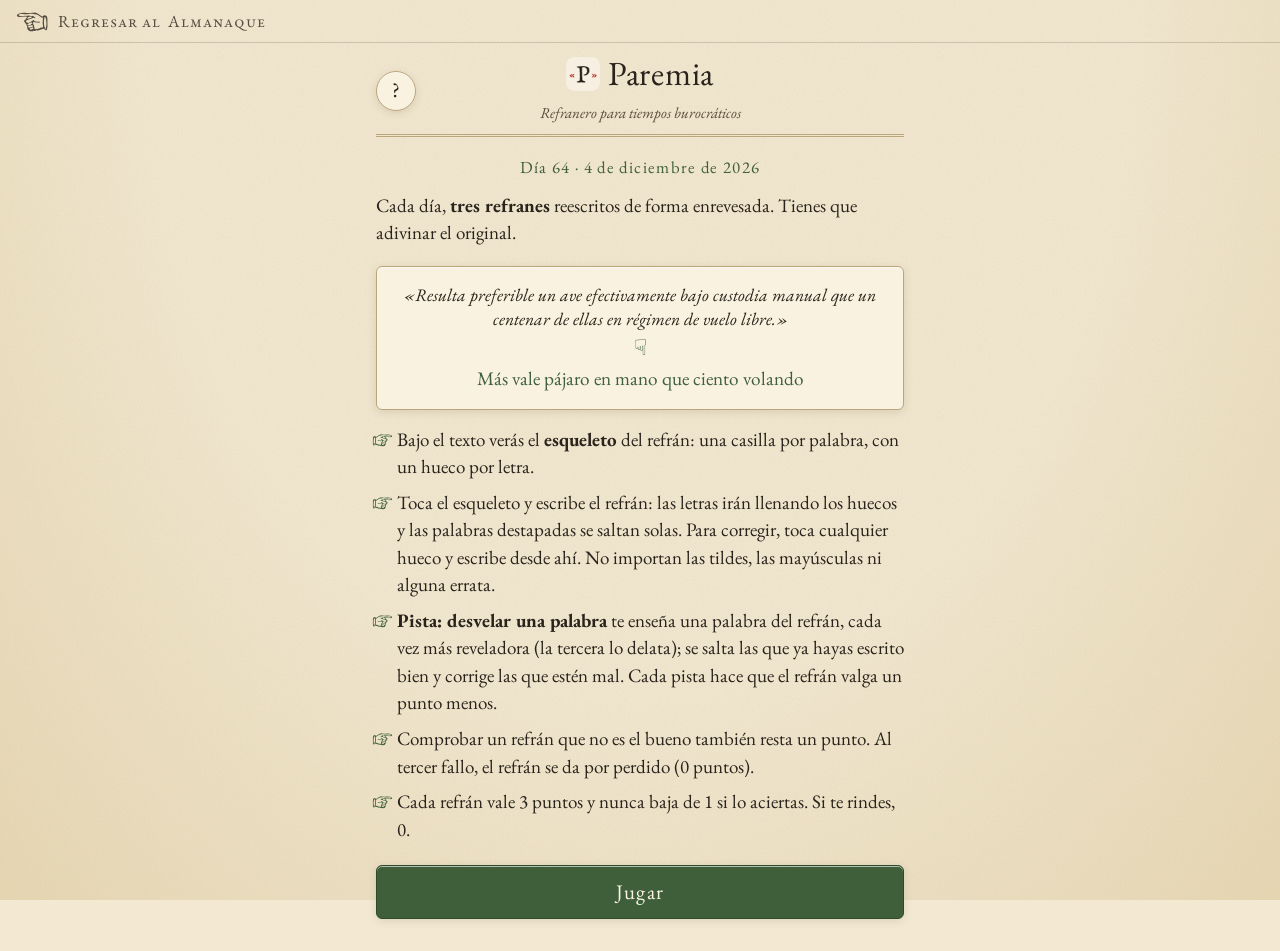
<file: index.html>
<!doctype html>
<html lang="es">
<head>
  <meta charset="utf-8">
  <meta name="viewport" content="width=device-width, initial-scale=1, viewport-fit=cover, interactive-widget=resizes-content">
  <title>Paremia</title>
  <meta name="description" content="Cada día, tres refranes de toda la vida reescritos en lenguaje de ventanilla. Adivina el original.">
  <!-- Vista previa al compartir el enlace (WhatsApp, X, Bluesky…): el icono del juego. -->
  <meta property="og:type" content="website">
  <meta property="og:site_name" content="Almanaque">
  <meta property="og:title" content="Paremia">
  <meta property="og:description" content="Cada día, tres refranes de toda la vida reescritos en lenguaje de ventanilla. Adivina el original.">
  <meta property="og:url" content="https://joseleking.github.io/Paremia/">
  <meta property="og:image" content="https://joseleking.github.io/Paremia/icons/icon-512.png">
  <meta property="og:image:width" content="512">
  <meta property="og:image:height" content="512">
  <meta property="og:image:alt" content="Icono de Paremia">
  <meta name="twitter:card" content="summary">
  <meta name="theme-color" content="#f3e9d2">
  <script>
    // Modo claro u oscuro: el que se elija en Almanaque, común a todos los juegos. Sin elegir, claro.
    try {
      if (localStorage.getItem('almanaque:tema') === 'dark') {
        document.documentElement.dataset.theme = 'dark';
        document.querySelector('meta[name="theme-color"]').content = '#1b1814';
      }
    } catch (e) {}
  </script>
  <link rel="manifest" href="manifest.json">
  <link rel="icon" href="icons/favicon-32.png" type="image/png" sizes="32x32">
  <link rel="apple-touch-icon" href="icons/apple-touch-icon.png">
  <meta name="apple-mobile-web-app-capable" content="yes">
  <meta name="apple-mobile-web-app-title" content="Paremia">
  <link rel="preconnect" href="https://fonts.googleapis.com">
  <link rel="preconnect" href="https://fonts.gstatic.com" crossorigin>
  <link href="https://fonts.googleapis.com/css2?family=EB+Garamond:ital,wght@0,400;0,500;0,600;1,400&family=IM+Fell+English:ital@0;1&family=IM+Fell+English+SC&display=swap" rel="stylesheet">
  <link rel="stylesheet" href="styles.css?v=8">
</head>
<body>
  <div id="portada" aria-hidden="true">
    <div class="portada__logo">
      <img src="icons/logo-portada-fondo.png" width="128" height="128" alt="">
      <img class="portada__comilla portada__comilla--izq" src="icons/logo-portada-comilla-izq.png" width="128" height="128" alt="">
      <img class="portada__comilla portada__comilla--der" src="icons/logo-portada-comilla-der.png" width="128" height="128" alt="">
    </div>
    <p class="portada__nombre">Paremia</p>
  </div>
  <div class="hoja">
    <header class="cabecera">
      <button class="icono-btn" id="btn-ayuda" type="button" aria-label="Cómo se juega">?</button>
      <div class="cabecera__titulo">
        <h1><img class="cabecera__logo" src="icons/logo-cabecera.png" width="34" height="34" alt="">Paremia</h1>
        <p class="cabecera__sub" id="subtitulo">Refranero para tiempos burocráticos</p>
      </div>
      <span class="cabecera__hueco" aria-hidden="true"></span>
    </header>

    <main id="app" aria-live="polite">
      <p class="cargando">Abriendo el refranero…</p>
    </main>
  </div>

  <dialog class="modal" id="modal" aria-labelledby="modal-titulo">
    <div class="modal__cuerpo" id="modal-cuerpo"></div>
    <button class="btn btn--sec modal__cerrar" id="modal-cerrar" type="button">Entendido</button>
  </dialog>

  <div class="aviso" id="aviso" role="status" aria-live="polite"></div>

  <script src="volver-almanaque.js?v=10" defer></script>
  <script src="app.js?v=13"></script>
</body>
</html>
</file>
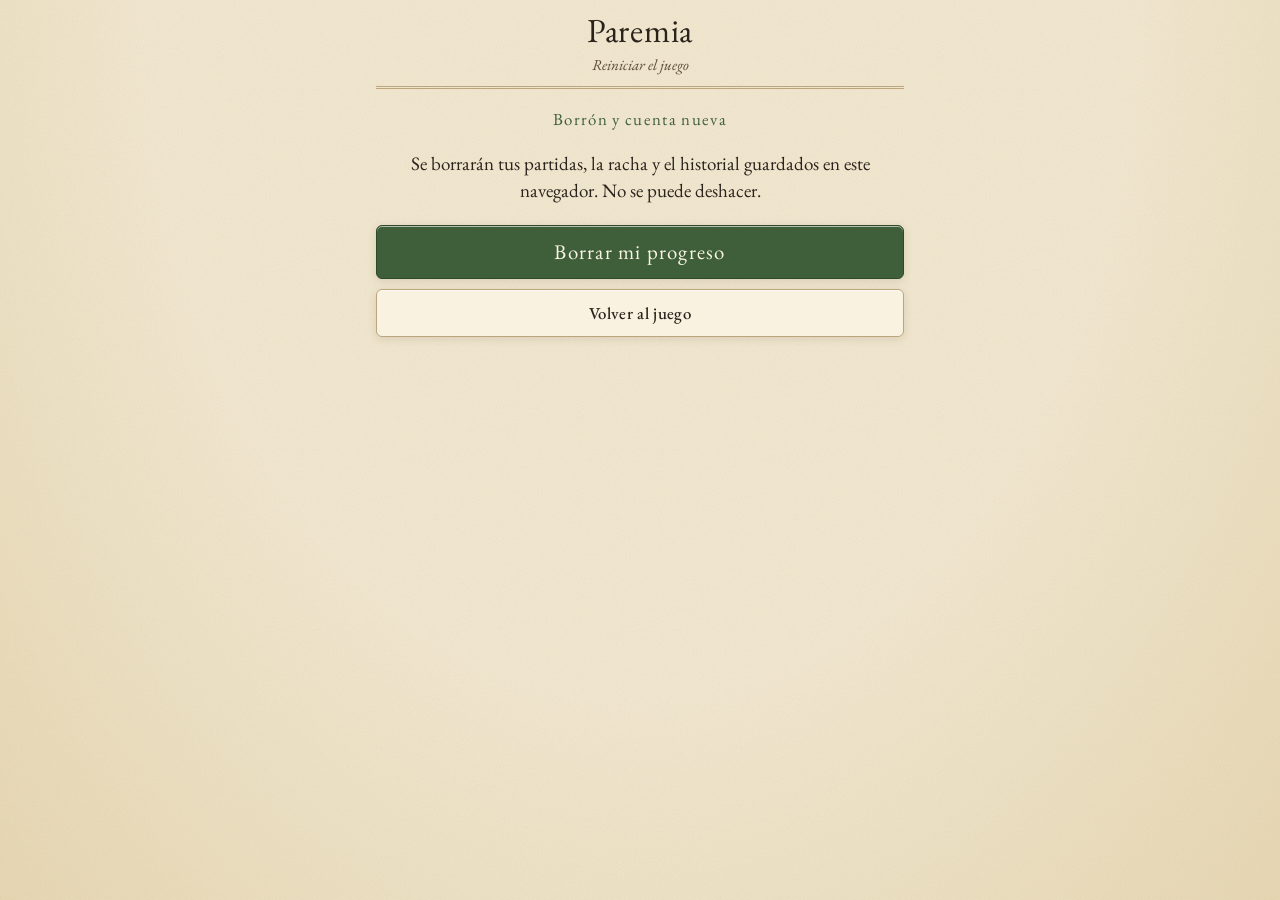
<file: reiniciar/index.html>
<!doctype html>
<html lang="es">
<head>
  <meta charset="utf-8">
  <meta name="viewport" content="width=device-width, initial-scale=1, viewport-fit=cover">
  <title>Reiniciar Paremia</title>
  <meta name="robots" content="noindex">
  <script>
    // Mismo modo claro u oscuro que el juego (el elegido en Almanaque; esa preferencia no se borra).
    try {
      if (localStorage.getItem('almanaque:tema') === 'dark') document.documentElement.dataset.theme = 'dark';
    } catch (e) {}
  </script>
  <link rel="icon" href="../icons/favicon-32.png" type="image/png" sizes="32x32">
  <link rel="preconnect" href="https://fonts.googleapis.com">
  <link rel="preconnect" href="https://fonts.gstatic.com" crossorigin>
  <link href="https://fonts.googleapis.com/css2?family=EB+Garamond:ital,wght@0,400;0,500;0,600;1,400&family=IM+Fell+English:ital@0;1&family=IM+Fell+English+SC&display=swap" rel="stylesheet">
  <link rel="stylesheet" href="../styles.css?v=8">
</head>
<body>
  <div class="hoja">
    <header class="cabecera">
      <span></span>
      <div class="cabecera__titulo">
        <h1>Paremia</h1>
        <p class="cabecera__sub">Reiniciar el juego</p>
      </div>
      <span></span>
    </header>

    <main>
      <section class="pantalla pantalla--centro" id="pregunta">
        <p class="kicker">Borrón y cuenta nueva</p>
        <p>Se borrarán tus partidas, la racha y el historial guardados en este navegador. No se puede deshacer.</p>
        <div class="pila">
          <button class="btn btn--grande" id="btn-borrar" type="button">Borrar mi progreso</button>
          <a class="btn btn--sec" href="../">Volver al juego</a>
        </div>
      </section>
      <section class="pantalla pantalla--centro" id="hecho" hidden>
        <p class="kicker">Hecho</p>
        <p>Tu progreso se ha borrado. Volviendo al refranero…</p>
      </section>
    </main>
  </div>

  <script>
    document.getElementById('btn-borrar').addEventListener('click', function () {
      try { window.localStorage.removeItem('paremia:v1'); } catch (e) { /* sin almacenamiento */ }
      document.getElementById('pregunta').hidden = true;
      document.getElementById('hecho').hidden = false;
      setTimeout(function () { location.href = '../'; }, 1500);
    });
  </script>
</body>
</html>
</file>
<file: styles.css>
/* ==========================================================================
   Paremia — refranero viejo: papel, tinta y tela de encuadernación
   ========================================================================== */

:root {
  --papel: #f3e9d2;
  --papel-hondo: #e8d9b5;
  --tarjeta: #f9f2e0;
  --tinta: #2a231b;
  --tinta-suave: #5c4c3b;
  --tinta-tenue: #8a7862;
  --filete: #bba57d;
  --verde: #3e5f3a;
  --verde-hondo: #2e4a2b;
  --verde-tinte: rgba(62, 95, 58, 0.09);
  --sobre-verde: #fbf4e3;
  --ocre: #a87d1e;
  --ocre-tinte: rgba(168, 125, 30, 0.12);
  --almagre: #9b3a26;
  --sombra: 0 1px 0 rgba(255, 255, 255, 0.6) inset, 0 2px 8px rgba(60, 40, 20, 0.12);
  --grano: 0.18;

  --letra: "EB Garamond", Garamond, "Times New Roman", serif;
  --letra-titulo: "IM Fell English SC", "EB Garamond", Georgia, serif;
  --letra-fell: "IM Fell English", "EB Garamond", Georgia, serif;

  --radio: 6px;
  --margen: 16px;

  color-scheme: light;
}

:root[data-theme="dark"] {
  --papel: #1b1814;
  --papel-hondo: #14110e;
  --tarjeta: #25211b;
  --tinta: #ece2cb;
  --tinta-suave: #c3b398;
  --tinta-tenue: #8d7e68;
  --filete: #574a37;
  --verde: #9cc08f;
  --verde-hondo: #86ad78;
  --verde-tinte: rgba(156, 192, 143, 0.12);
  --sobre-verde: #1b1814;
  --ocre: #d9b25a;
  --ocre-tinte: rgba(217, 178, 90, 0.14);
  --almagre: #e08a73;
  --sombra: 0 2px 10px rgba(0, 0, 0, 0.45);
  --grano: 0.07;
  color-scheme: dark;
}

*,
*::before,
*::after { box-sizing: border-box; }

html { -webkit-text-size-adjust: 100%; }

body {
  margin: 0;
  min-height: 100vh;
  min-height: 100dvh;
  background-color: var(--papel);
  background-image: radial-gradient(ellipse at 50% 0%, transparent 55%, var(--papel-hondo) 100%);
  background-attachment: fixed;
  color: var(--tinta);
  font-family: var(--letra);
  font-size: 19px;
  line-height: 1.45;
  -webkit-tap-highlight-color: transparent;
}

/* Grano de papel */
body::before {
  content: "";
  position: fixed;
  inset: 0;
  pointer-events: none;
  opacity: var(--grano);
  background-image: url("data:image/svg+xml,%3Csvg xmlns='http://www.w3.org/2000/svg' width='180' height='180'%3E%3Cfilter id='n'%3E%3CfeTurbulence type='fractalNoise' baseFrequency='0.85' numOctaves='3' stitchTiles='stitch'/%3E%3CfeColorMatrix values='0 0 0 0 0.35 0 0 0 0 0.25 0 0 0 0 0.12 0 0 0 0.55 0'/%3E%3C/filter%3E%3Crect width='100%25' height='100%25' filter='url(%23n)'/%3E%3C/svg%3E");
  z-index: 0;
}

.hoja {
  position: relative;
  z-index: 1;
  overflow-x: clip;   /* el sello y las animaciones no deben ensanchar la página */
  max-width: 560px;
  margin: 0 auto;
  padding: 0 max(var(--margen), env(safe-area-inset-right)) max(32px, env(safe-area-inset-bottom)) max(var(--margen), env(safe-area-inset-left));
}

.visually-hidden {
  position: absolute !important;
  width: 1px; height: 1px;
  overflow: hidden;
  clip: rect(0 0 0 0);
  white-space: nowrap;
}

/* ---------- Cabecera ---------- */

.cabecera {
  display: grid;
  grid-template-columns: 44px 1fr 44px;
  align-items: center;
  padding: max(14px, env(safe-area-inset-top)) 0 10px;
  border-bottom: 3px double var(--filete);
  margin-bottom: 18px;
}

.cabecera__titulo { text-align: center; }

.cabecera h1 {
  margin: 0;
  font-family: var(--letra-titulo);
  font-weight: 400;
  font-size: 2.1rem;
  line-height: 1;
  letter-spacing: 0.02em;
  display: inline-flex;
  align-items: center;
  gap: 8px;
}

.cabecera__logo { border-radius: 8px; }

.cabecera__sub {
  margin: 4px 0 0;
  font-style: italic;
  font-size: 0.95rem;
  color: var(--tinta-suave);
}

.icono-btn {
  width: 40px;
  height: 40px;
  border-radius: 50%;
  border: 1px solid var(--filete);
  background: var(--tarjeta);
  color: var(--tinta);
  font-family: var(--letra-titulo);
  font-size: 1.3rem;
  line-height: 1;
  cursor: pointer;
  box-shadow: var(--sombra);
}

.icono-btn:focus-visible,
.btn:focus-visible,
summary:focus-visible { outline: 2px solid var(--verde); outline-offset: 2px; }

/* ---------- Pantallas ---------- */

.cargando { text-align: center; font-style: italic; color: var(--tinta-suave); }

.pantalla { animation: aparecer 0.35s ease both; }

.pantalla--centro,
.pantalla--inicio,
.pantalla--resultado { text-align: center; }

@keyframes aparecer {
  from { opacity: 0; transform: translateY(6px); }
  to { opacity: 1; transform: none; }
}

.kicker {
  margin: 0 0 12px;
  font-family: var(--letra-titulo);
  font-size: 1.05rem;
  letter-spacing: 0.08em;
  color: var(--verde);
}

.lema {
  font-family: var(--letra-fell);
  font-style: italic;
  font-size: 1.3rem;
  line-height: 1.35;
  margin: 8px 0 22px;
}

.floron {
  font-size: 1.6rem;
  color: var(--verde);
  line-height: 1;
  margin: 10px 0;
}

/* ---------- Botones ---------- */

.btn {
  display: inline-flex;
  align-items: center;
  justify-content: center;
  min-height: 48px;
  padding: 10px 18px;
  border-radius: var(--radio);
  border: 1px solid var(--verde-hondo);
  background: var(--verde);
  color: var(--sobre-verde);
  font: inherit;
  font-size: 1.05rem;
  font-weight: 500;
  letter-spacing: 0.02em;
  cursor: pointer;
  box-shadow: var(--sombra);
  transition: transform 0.08s ease, background-color 0.15s ease;
  text-decoration: none;
  touch-action: manipulation;
}

.btn:active { transform: translateY(1px); }
.btn:disabled { opacity: 0.45; cursor: default; transform: none; }

.btn--grande {
  width: 100%;
  min-height: 54px;
  font-family: var(--letra-titulo);
  font-size: 1.3rem;
  font-weight: 400;
  letter-spacing: 0.06em;
}

.btn--sec {
  background: var(--tarjeta);
  color: var(--tinta);
  border-color: var(--filete);
}

.btn--rendirse.is-confirmando {
  border-color: var(--almagre);
  color: var(--almagre);
}

.pila {
  display: grid;
  gap: 10px;
  margin: 20px 0;
}

/* ---------- Inicio y reglas ---------- */

.reglas { text-align: left; }
.reglas > p:first-child { margin-top: 0; }

.ejemplo {
  margin: 16px 0;
  padding: 16px;
  background: var(--tarjeta);
  border: 1px solid var(--filete);
  border-radius: var(--radio);
  text-align: center;
  box-shadow: var(--sombra);
}

.ejemplo__pedante {
  margin: 0;
  font-family: var(--letra-fell);
  font-style: italic;
  font-size: 1.1rem;
  line-height: 1.35;
}

.ejemplo__flecha {
  margin: 6px 0;
  color: var(--verde);
  font-size: 1.4rem;
  line-height: 1;
}

.ejemplo__refran {
  margin: 0;
  font-family: var(--letra-titulo);
  font-size: 1.2rem;
  color: var(--verde);
}

.reglas__lista {
  padding-left: 1.1em;
  margin: 0 0 22px;
}

.reglas__lista li { margin-bottom: 8px; }
.reglas__lista li::marker { content: "☞ "; color: var(--verde); }
.reglas__nota { font-size: 0.95rem; color: var(--tinta-suave); }

/* ---------- Progreso ---------- */

.progreso {
  display: flex;
  justify-content: center;
  gap: 10px;
  list-style: none;
  margin: 0 0 14px;
  padding: 0;
}

.progreso li {
  width: 34px;
  height: 34px;
  display: grid;
  place-items: center;
  border-radius: 50%;
  border: 1px solid var(--filete);
  font-family: var(--letra-titulo);
  font-size: 0.85rem;
  color: var(--tinta-tenue);
}

.progreso .is-actual { border: 2px solid var(--verde); color: var(--verde); }
.progreso .is-limpio { background: var(--verde); border-color: var(--verde); color: var(--sobre-verde); }
.progreso .is-pistas { background: var(--ocre); border-color: var(--ocre); color: var(--sobre-verde); }
.progreso .is-rendido { background: var(--tinta-tenue); border-color: var(--tinta-tenue); color: var(--papel); }

/* ---------- Dictamen (la versión pedante) ---------- */

.dictamen {
  position: relative;
  margin: 0 0 18px;
  padding: 14px 18px 20px;
  background: var(--tarjeta);
  border: 1px solid var(--filete);
  border-radius: 2px;
  box-shadow: var(--sombra), 4px 4px 0 -1px var(--papel), 4px 4px 0 0 var(--filete);
}

/* Doble filete interior, como un documento oficial */
.dictamen::before {
  content: "";
  position: absolute;
  inset: 5px;
  border: 1px solid var(--filete);
  opacity: 0.55;
  pointer-events: none;
}

.dictamen__cabecera {
  display: flex;
  justify-content: space-between;
  gap: 8px;
  padding-bottom: 8px;
  margin-bottom: 12px;
  border-bottom: 1px solid var(--filete);
  font-family: var(--letra-titulo);
  font-size: 0.82rem;
  letter-spacing: 0.08em;
  color: var(--tinta-tenue);
}

.dictamen__texto {
  margin: 0;
  font-family: var(--letra-fell);
  font-style: italic;
  font-size: clamp(1.35rem, 5.6vw, 1.7rem);
  line-height: 1.3;
  text-wrap: pretty;
  hyphens: manual;
}

.dictamen__texto::before {
  content: "«";
  color: var(--verde);
  margin-right: 0.05em;
}

.dictamen__texto::after {
  content: "»";
  color: var(--verde);
  margin-left: 0.05em;
}

/* ---------- Esqueleto ---------- */

.esqueleto {
  display: flex;
  flex-wrap: wrap;
  justify-content: center;
  gap: 10px 8px;
  margin: 0 0 18px;
}

.palabra {
  display: inline-flex;
  align-items: flex-end;
}

.casilla {
  display: inline-flex;
  gap: 2px;
  padding: 5px 6px 6px;
  border: 1px solid var(--filete);
  border-radius: 4px;
  background: color-mix(in srgb, var(--tarjeta) 70%, transparent);
}

.hueco {
  width: 0.62em;
  height: 1.25em;
  display: inline-grid;
  place-items: end center;
  border-bottom: 1.5px solid var(--tinta-tenue);
  font-family: var(--letra-titulo);
  font-size: 1.05rem;
  line-height: 1.1;
  color: var(--tinta);
}

.palabra--vista .casilla {
  border-color: var(--verde);
  background: var(--verde-tinte);
}

.destapada {
  display: inline-block;
  height: 1.25em;
  padding: 0 2px;
  font-family: var(--letra);
  font-weight: 500;
  font-size: 1.1rem;
  line-height: 1.2;
  color: var(--tinta);
}

.palabra.is-recien .casilla { animation: destapar 0.5s ease; }

@keyframes destapar {
  0% { transform: rotateX(90deg); }
  100% { transform: none; }
}

.signo {
  font-family: var(--letra-titulo);
  font-size: 1.15rem;
  padding: 0 1px 4px;
  color: var(--tinta-suave);
}

/* ---------- Respuesta ---------- */

.respuesta {
  display: grid;
  gap: 10px;
  scroll-margin-bottom: 16px;
}

/* El esqueleto hace de casilla: un campo invisible lo cubre y recoge lo tecleado. */
.tablero {
  position: relative;
  border-radius: var(--radio);
  cursor: text;
}

.tablero .esqueleto { margin: 0; padding: 4px 0; }

.tablero__campo {
  position: absolute;
  inset: 0;
  width: 100%;
  height: 100%;
  margin: 0;
  padding: 0;
  border: 0;
  opacity: 0;
  background: transparent;
  color: transparent;
  caret-color: transparent;
  font-size: 16px;   /* ≥16px: evita el zoom de iOS al enfocar */
  cursor: text;
}

.tablero:focus-within .casilla { border-color: var(--tinta-suave); }
.tablero:focus-within .palabra--vista .casilla { border-color: var(--verde); }
.tablero:has(.tablero__campo:focus-visible) { outline: 2px solid var(--verde-tinte); outline-offset: 4px; }

.hueco.is-lleno { border-bottom-color: var(--tinta); text-transform: lowercase; }

.tablero:focus-within .hueco.is-cursor {
  border-bottom: 2.5px solid var(--verde);
  background: var(--verde-tinte);
  animation: parpadeo 1.1s steps(1) infinite;
}

@keyframes parpadeo {
  50% { border-bottom-color: transparent; }
}

.tablero.is-temblando { animation: temblar 0.35s ease; }

@keyframes temblar {
  20%, 60% { transform: translateX(-5px); }
  40%, 80% { transform: translateX(5px); }
}

.respuesta__mensaje {
  min-height: 1.45em;
  margin: 0;
  text-align: center;
  font-style: italic;
  color: var(--tinta-suave);
}

.respuesta__mensaje.is-casi { color: var(--ocre); font-weight: 500; }
.respuesta__mensaje.is-mal { color: var(--almagre); }

.respuesta__ayudas {
  display: grid;
  grid-template-columns: 1fr 1fr;
  gap: 10px;
}

.valor {
  display: flex;
  align-items: center;
  justify-content: center;
  gap: 8px;
  margin: 2px 0 0;
  font-size: 0.95rem;
  color: var(--tinta-suave);
}

.valor__marcas { display: inline-flex; gap: 4px; }

.valor__punto {
  width: 10px;
  height: 10px;
  border-radius: 50%;
  border: 1px solid var(--verde);
}

.valor__punto.is-lleno { background: var(--verde); }

/* ---------- Recompensa ---------- */

.pantalla--recompensa .dictamen { opacity: 0.7; }
.pantalla--recompensa .dictamen__texto { font-size: 1.15rem; }

.recompensa {
  position: relative;
  margin: 4px 0 20px;
  padding: 26px 20px 20px;
  text-align: center;
  background: var(--tarjeta);
  border: 1px solid var(--verde);
  border-radius: var(--radio);
  box-shadow: var(--sombra);
  animation: aparecer 0.5s 0.1s ease both;
}

/* Esquinas de grabado */
.recompensa::before,
.recompensa::after {
  content: "❧";
  position: absolute;
  bottom: 8px;
  font-size: 1.1rem;
  color: var(--verde);
  opacity: 0.7;
}
.recompensa::before { left: 10px; transform: scaleX(-1); }
.recompensa::after { right: 10px; }

.recompensa__etiqueta {
  margin: 0 0 6px;
  font-family: var(--letra-titulo);
  font-size: 0.9rem;
  letter-spacing: 0.1em;
  color: var(--tinta-tenue);
}

.recompensa__refran {
  margin: 0;
  font-family: var(--letra-titulo);
  font-size: clamp(1.6rem, 7vw, 2rem);
  line-height: 1.15;
  color: var(--verde);
  text-wrap: balance;
}

.recompensa__refran::first-letter {
  font-size: 1.25em;
}

.recompensa__glosa {
  margin: 0 auto;
  max-width: 34ch;
}

.recompensa__glosa dt {
  font-family: var(--letra-titulo);
  font-size: 0.85rem;
  letter-spacing: 0.1em;
  color: var(--tinta-tenue);
  margin-top: 12px;
}

.recompensa__glosa dd {
  margin: 2px 0 0;
  font-size: 1.12rem;
}

.recompensa__puntos {
  margin: 18px 0 0;
  padding-top: 12px;
  border-top: 1px solid var(--filete);
  font-style: italic;
  color: var(--tinta-suave);
}

.recompensa__puntos b {
  font-style: normal;
  font-family: var(--letra-titulo);
  color: var(--verde);
  font-size: 1.2rem;
  margin-left: 4px;
}

.sello {
  position: absolute;
  top: -14px;
  right: 14px;
  padding: 2px 10px;
  border: 2px solid var(--verde);
  border-radius: 4px;
  background: var(--papel);
  font-family: var(--letra-titulo);
  font-size: 0.9rem;
  letter-spacing: 0.12em;
  color: var(--verde);
  transform: rotate(6deg);
  animation: sellar 0.4s 0.35s cubic-bezier(.2, 1.6, .5, 1) both;
}

@keyframes sellar {
  from { opacity: 0; transform: rotate(6deg) scale(1.5); }
  to { opacity: 1; transform: rotate(6deg) scale(1); }
}

.recompensa--rendido { border-color: var(--filete); }
.recompensa--rendido .sello { border-color: var(--almagre); color: var(--almagre); }
.recompensa--rendido .recompensa__puntos b { color: var(--tinta-tenue); }

/* ---------- Resultado ---------- */

.marcador {
  padding: 18px 16px;
  background: var(--tarjeta);
  border: 1px solid var(--filete);
  border-radius: var(--radio);
  box-shadow: var(--sombra);
}

.marcador__cifra {
  margin: 0;
  font-family: var(--letra-titulo);
  line-height: 1;
  color: var(--verde);
}

.marcador__cifra b { font-weight: 400; font-size: 4rem; }
.marcador__cifra span { font-size: 1.8rem; color: var(--tinta-tenue); }

.marcador__emojis {
  margin: 8px 0 4px;
  font-size: 1.8rem;
  letter-spacing: 0.15em;
}

.marcador__frase {
  margin: 0;
  font-family: var(--letra-fell);
  font-style: italic;
  font-size: 1.2rem;
}

.repaso {
  list-style: none;
  margin: 0 0 20px;
  padding: 0;
  text-align: left;
  border-top: 1px solid var(--filete);
}

.repaso li { border-bottom: 1px solid var(--filete); }

.repaso summary {
  display: flex;
  align-items: center;
  gap: 10px;
  min-height: 48px;
  padding: 8px 2px;
  cursor: pointer;
  list-style: none;
}

.repaso summary::-webkit-details-marker { display: none; }

.repaso__marca {
  flex: none;
  width: 14px;
  height: 14px;
  border-radius: 3px;
}
.repaso__marca--limpio { background: var(--verde); }
.repaso__marca--pistas { background: var(--ocre); }
.repaso__marca--rendido { background: var(--tinta-tenue); }

.repaso__refran { flex: 1; font-weight: 500; }

.repaso__puntos {
  font-family: var(--letra-titulo);
  color: var(--tinta-suave);
}

.repaso__detalle {
  padding: 0 2px 12px 24px;
  font-size: 1rem;
  color: var(--tinta-suave);
}
.repaso__detalle p { margin: 0 0 6px; }
.repaso__pedante { font-family: var(--letra-fell); font-style: italic; }

.cifras {
  display: grid;
  grid-template-columns: repeat(4, 1fr);
  gap: 6px;
  margin: 0 0 16px;
}

.cifras div { text-align: center; }

.cifras dt {
  font-size: 0.78rem;
  line-height: 1.15;
  color: var(--tinta-tenue);
  font-variant: small-caps;
  letter-spacing: 0.04em;
}

.cifras dd {
  margin: 0;
  font-family: var(--letra-titulo);
  font-size: 1.6rem;
  line-height: 1.2;
}

.cuenta-atras {
  font-style: italic;
  color: var(--tinta-suave);
}

.cuenta-atras time {
  display: block;
  font-style: normal;
  font-family: var(--letra-titulo);
  font-size: 1.5rem;
  color: var(--tinta);
  font-variant-numeric: tabular-nums;
}

/* ---------- Modal ---------- */

.modal {
  width: min(520px, calc(100vw - 24px));
  max-height: calc(100dvh - 40px);
  padding: 22px 20px 18px;
  border: 1px solid var(--filete);
  border-radius: var(--radio);
  background: var(--papel);
  color: var(--tinta);
  box-shadow: 0 12px 40px rgba(0, 0, 0, 0.3);
}

.modal::backdrop { background: rgba(30, 22, 14, 0.45); }

.modal h2 {
  margin: 0 0 12px;
  font-family: var(--letra-titulo);
  font-weight: 400;
  font-size: 1.6rem;
  text-align: center;
}

.modal__cerrar { width: 100%; }

/* ---------- Aviso ---------- */

.aviso {
  position: fixed;
  left: 50%;
  bottom: max(24px, env(safe-area-inset-bottom));
  z-index: 10;
  max-width: calc(100vw - 32px);
  padding: 10px 16px;
  border-radius: var(--radio);
  background: var(--tinta);
  color: var(--papel);
  font-size: 1rem;
  white-space: pre-line;
  text-align: center;
  opacity: 0;
  pointer-events: none;
  transform: translate(-50%, 12px);
  transition: opacity 0.2s ease, transform 0.2s ease;
}

.aviso.is-visible { opacity: 1; transform: translate(-50%, 0); }

/* ---------- Portada: el logo se ve un instante al abrir ---------- */

#portada {
  position: fixed;
  inset: 0;
  z-index: 20;
  display: grid;
  place-items: center;
  align-content: center;
  gap: 1rem;
  background: var(--papel);
  transition: opacity 0.5s ease, visibility 0.5s ease;
}
#portada.oculta { opacity: 0; visibility: hidden; }

.portada__logo {
  width: 8rem;
  height: 8rem;
  filter: drop-shadow(0 3px 8px rgba(40, 25, 10, 0.22));
  position: relative;
  animation: asomar 0.5s ease-out both;
}

/* El logo va en capas para que las comillas se abran y cierren alrededor de la P. */
.portada__logo img {
  position: absolute;
  inset: 0;
  width: 100%;
  height: 100%;
}

.portada__comilla { animation: 0.9s ease-in-out infinite; }
.portada__comilla--izq { animation-name: comilla-izq; }
.portada__comilla--der { animation-name: comilla-der; }

@keyframes comilla-izq {
  50% { transform: translateX(-5%); }
}

@keyframes comilla-der {
  50% { transform: translateX(5%); }
}

.portada__nombre {
  margin: 0;
  font-family: var(--letra-titulo);
  font-size: 2.6rem;
  letter-spacing: 0.04em;
  line-height: 1;
  color: var(--tinta);
  animation: asomar 0.5s ease-out both;
}

@keyframes asomar {
  from { opacity: 0; transform: scale(0.9); }
}

@media (prefers-reduced-motion: reduce) {
  *, *::before, *::after { animation: none !important; transition: none !important; }
}

@media (max-width: 360px) {
  body { font-size: 18px; }
  .hueco { width: 0.55em; font-size: 0.95rem; }
  .casilla { padding: 4px 4px 5px; }
}
</file>
